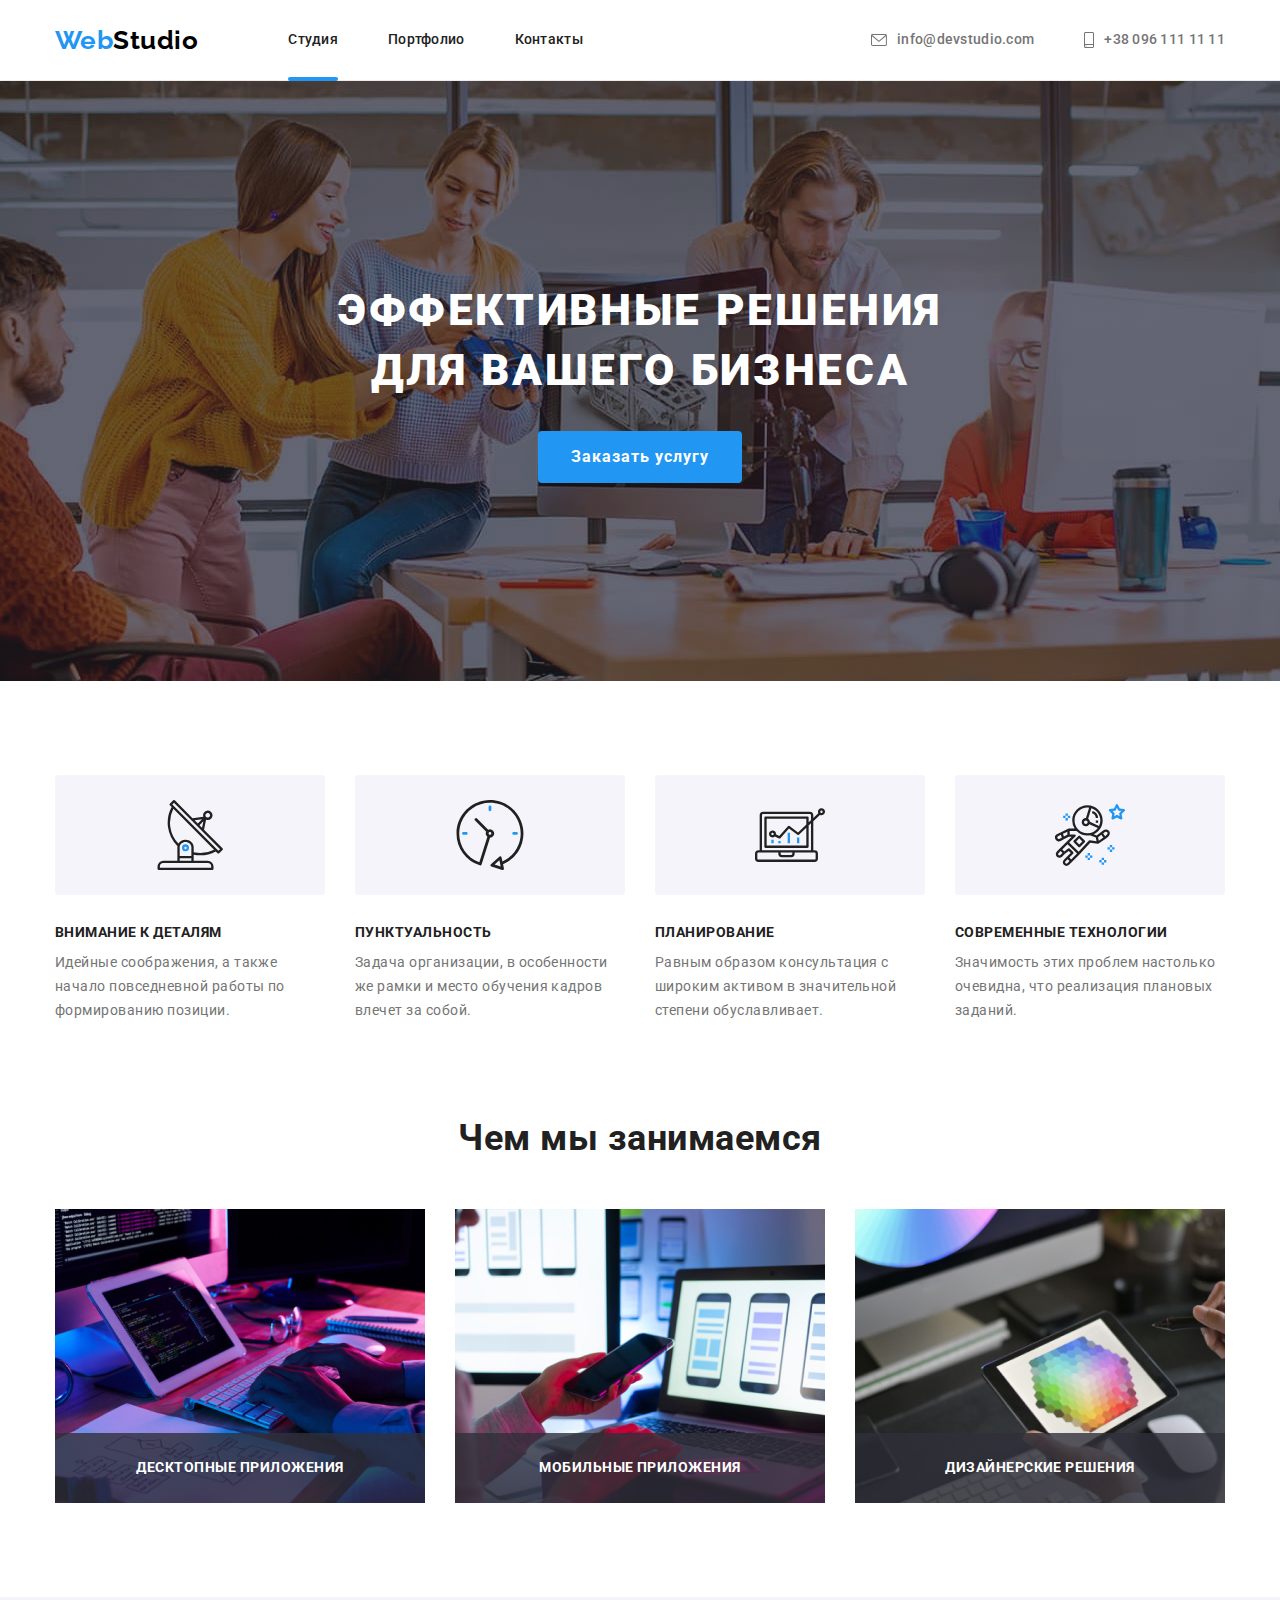
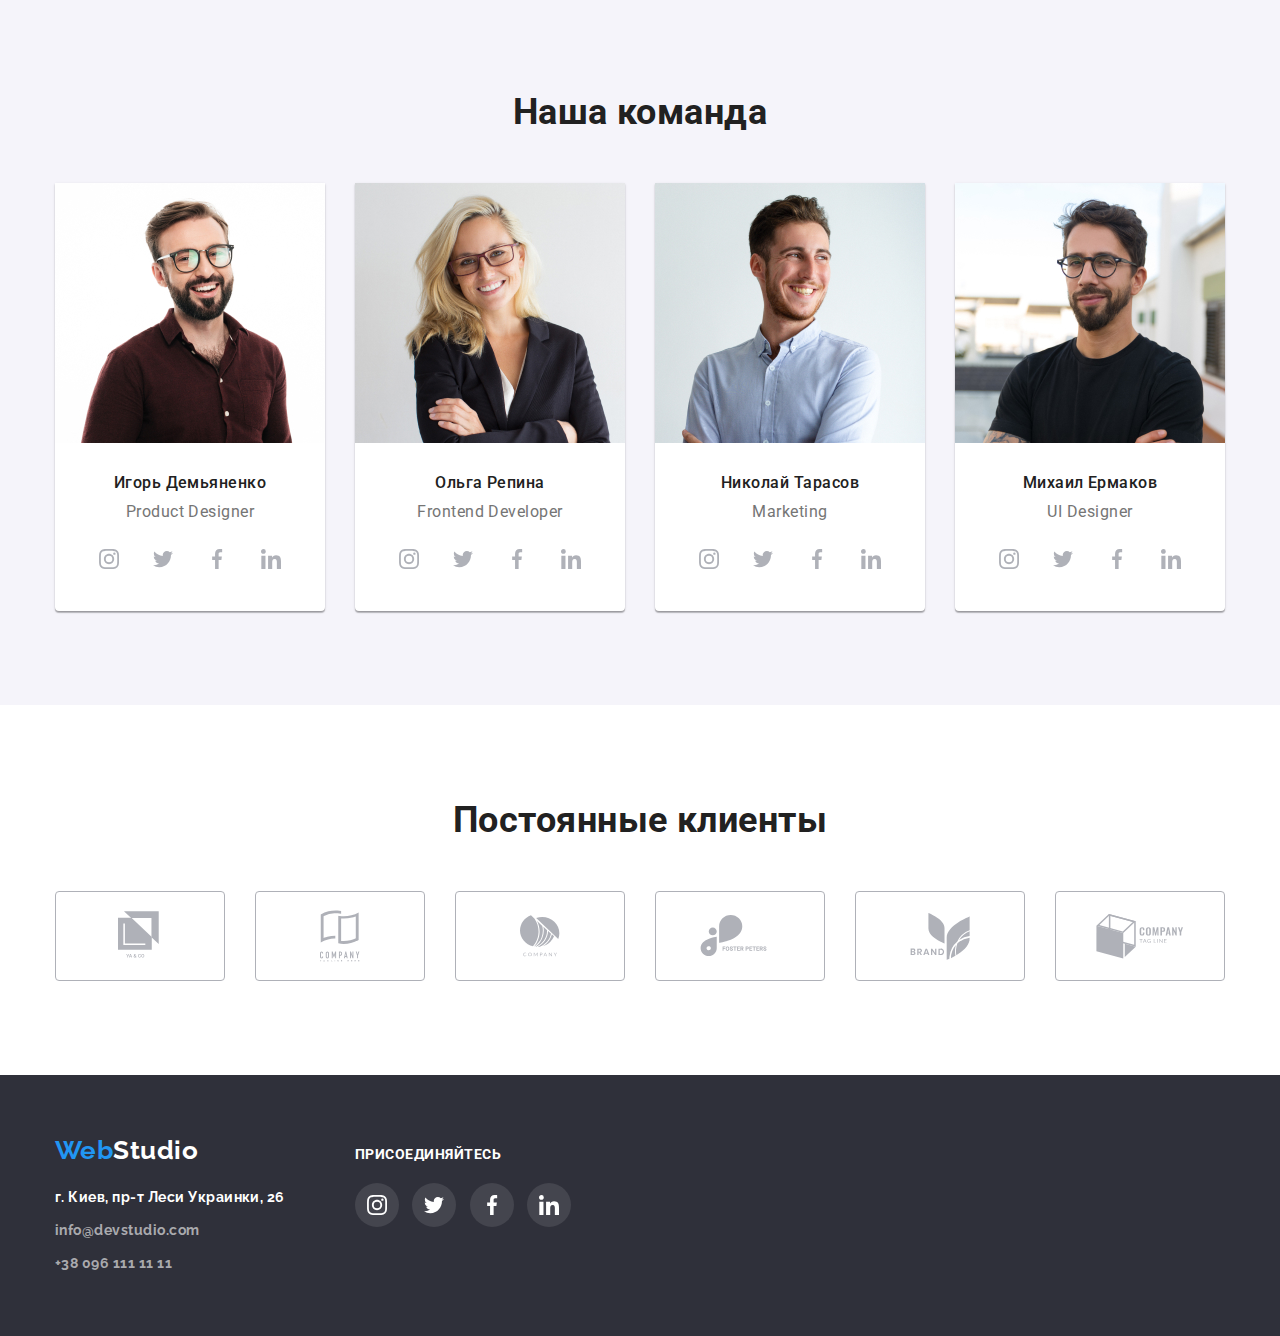
<file: index.html>
<!DOCTYPE html>
<html lang="ru">

<head>
    <meta charset="UTF-8">
    <meta name="viewport" content="width=device-width, initial-scale=1.0">
    <title>Веб студия</title>
    <link rel="stylesheet" href="https://cdnjs.cloudflare.com/ajax/libs/modern-normalize/1.0.0/modern-normalize.min.css" />
    <link rel="preconnect" href="https://fonts.gstatic.com">
    <link
        href="https://fonts.googleapis.com/css2?family=Oleo+Script&family=Raleway:wght@700&family=Roboto:wght@400;500;700;900&display=swap"
        rel="stylesheet">
    <link rel="stylesheet" href="./css/style.css" />
</head>

<body>
    <!--Header-->
    <header class="header">
       <div class="container main-nav">
        <a class="logo" href="./index.html"><span class="logo-blue">Web</span>Studio</a>
        <nav>
            <ul class="site-nav list">
                <li class="item"><a href="./index.html" class="link current">Студия</a></li>
                <li class="item"><a href="./portfolio.html" class="link">Портфолио</a></li>
                <li class="item"><a href="" class="link">Контакты</a></li>
            </ul>
        </nav>
        <ul class="auth-nav list">
            <li class="item">
                <a href="mailto:info@devstudio.com" class="link">
                    <svg class="icon envelope"> 
                        <use href="./image/sprite.svg#icon-envelope"></use>
                    </svg>
                    info@devstudio.com 
                </a>
            </li>
            <li class="item">
                <a href="tel:+380961111111" class="link">
                    <svg class="icon smartphone">
                        <use href="./image/sprite.svg#icon-smartphone"></use>
                    </svg>                    
                    +38 096 111 11 11
                </a>
            </li>
        </ul>
       </div>
    </header>
    <!--Hero-->
    <main>
        <section class="hero">
            <div class="title-box">
                <h1 class="hero-title">
                    Эффективные решения для вашего бизнеса
                </h1>
            </div>
                <button class="button" data-open-modal>Заказать услугу</button>
        </section>
        <!--Feauture-->
        <section class="section">
          <div class="container">
            <h2 class="section-title visually-hidden">Наши особености</h2>
            <ul class="list feautures">
                <li class="item">
                    <div class="icon-thumb">
                        <svg class="icon">
                            <use href="./image/sprite.svg#icon-radar"></use>
                        </svg>
                    </div>
                    <h3 class="title">Внимание к деталям</h3>
                    <p class="text">Идейные соображения, а также начало повседневной работы по формированию позиции.</p>
                </li>
                <li class="item">
                    <div class="icon-thumb">
                    <svg class="icon">
                        <use href="./image/sprite.svg#icon-clock"></use>
                    </svg>
                    </div>
                    <h3 class="title">Пунктуальность</h3>
                    <p class="text">Задача организации, в особенности же рамки и место обучения кадров влечет за собой.
                    </p>
                </li>
                <li class="item">
                    <div class="icon-thumb">
                        <svg class="icon">
                            <use href="./image/sprite.svg#icon-diagram"></use>
                        </svg>
                    </div>
                    <h3 class="title">Планирование</h3>
                    <p class="text">Равным образом консультация с широким активом в значительной степени обуславливает.
                    </p>
                </li>
                <li class="item">
                    <div class="icon-thumb">
                        <svg class="icon">
                            <use href="./image/sprite.svg#icon-astronaut"></use>
                        </svg>
                    </div>
                    <h3 class="title">Современные технологии</h3>
                    <p class="text">Значимость этих проблем настолько очевидна, что реализация плановых заданий.</p>
                </li>
            </ul>
           </div>
        </section>
        <!-- Description -->
        <section class="section description">
            <div class="container">
            <h2 class="section-title centred">Чем мы занимаемся</h2>
            <ul class="list">
                <li class="item">
                    <a href="./index.html" class="link">
                        <div class="description-thumb">
                            <img src="./image/img1.jpg" alt="Семантически верний вебдизайн" class="image-block"/>
                            <div class="description-actions">
                                <p>Десктопные приложения</p>
                            </div>
                        </div>
                    </a>
                </li>
                <li class="item">
                    <a href="./index.html" class="link">
                        <div class="description-thumb">
                            <img src="./image/img2.jpg" alt="Адаптивность на всех устройствах" class="image-block"/>
                            <div  class="description-actions">
                                <p>Мобильные приложения</p>
                            </div>
                        </div>
                    </a>
                </li>
                <li class="item">
                    <a href="./index.html" class="link">
                        <div class="description-thumb">
                            <img src="./image/img3.jpg" alt="Ідеальний цветовой подбор" class="image-block"/>
                            <div  class="description-actions">
                                <p>Дизайнерские решения</p>
                            </div>
                        </div>
                    </a>
                </li>
            </ul>
            </div>
        </section>
        <!--Our Team-->
        <section class="section our-team">
            <div class="container">
            <h2 class="section-title centred">Наша команда</h2>
            <ul class="list">
                <li class="item">
                 <div class="container-our-team">
                    <a href=""><img src="./image/avatar1.jpg" alt="Фотография Игоря Демьяненко" class="image-block"/></a>
                    <h3 class="title">Игорь Демьяненко</h3>
                    <p class="text">Product Designer</p>
                    <ul class="list social-list">
                        <li class="icon-item"> 
                            <a href="" class="icon-thumb">
                                <svg class="icon icon-social">
                                    <use href="./image/sprite.svg#icon-instagram1"></use>
                                </svg>
                            </a>
                        </li>
                        <li class="icon-item">
                            <a href="" class="icon-thumb">
                                <svg class="icon icon-social">
                                    <use href="./image/sprite.svg#icon-twitter1"></use>
                                </svg>
                            </a>
                        </li>
                        <li class="icon-item">
                            <a href="" class="icon-thumb">
                                <svg class="icon icon-social">
                                    <use href="./image/sprite.svg#icon-facebook1"></use>
                                </svg>
                            </a>
                        </li>
                        <li class="icon-item">
                            <a href="" class="icon-thumb">
                                <svg class="icon icon-social">
                                    <use href="./image/sprite.svg#icon-linkedin1"></use>
                            </svg>
                            </a>
                        </li>
                    </ul>
                 </div>
                </li>
                <li class="item">
                 <div class="container-our-team">
                    <a href=""><img src="./image/avatar2.jpg" alt="Фотография Ольги Репиной" class="image-block"/></a>
                    <h3 class="title">Ольга Репина</h3>
                    <p class="text">Frontend Developer</p>
                    <ul class="list social-list">
                        <li class="icon-item">
                            <a href="" class="icon-thumb">
                                <svg class="icon icon-social">
                                    <use href="./image/sprite.svg#icon-instagram1"></use>
                                </svg>
                            </a>
                        </li>
                        <li class="icon-item">
                            <a href="" class="icon-thumb">
                                <svg class="icon icon-social">
                                    <use href="./image/sprite.svg#icon-twitter1"></use>
                                </svg>
                            </a>
                        </li>
                        <li class="icon-item">
                            <a href="" class="icon-thumb">
                                <svg class="icon icon-social">
                                    <use href="./image/sprite.svg#icon-facebook1"></use>
                                </svg>
                            </a>
                        </li>
                        <li class="icon-item">
                            <a href="" class="icon-thumb">
                                <svg class="icon icon-social">
                                    <use href="./image/sprite.svg#icon-linkedin1"></use>
                                </svg>
                            </a>
                        </li>
                    </ul>
                 </div>
                </li>
                <li class="item">
                 <div class="container-our-team">
                    <a href=""><img src="./image/avatar3.jpg" alt="Фотография Николая Тарасова" class="image-block"/></a>
                    <h3 class="title">Николай Тарасов</h3>
                    <p class="text">Marketing</p>
                    <ul class="list social-list">
                        <li class="icon-item">
                            <a href="" class="icon-thumb">
                                <svg class="icon icon-social">
                                    <use href="./image/sprite.svg#icon-instagram1"></use>
                                </svg>
                            </a>
                        </li>
                        <li class="icon-item">
                            <a href="" class="icon-thumb">
                                <svg class="icon icon-social">
                                    <use href="./image/sprite.svg#icon-twitter1"></use>
                                </svg>
                            </a>
                        </li>
                        <li class="icon-item">
                            <a href="" class="icon-thumb">
                                <svg class="icon icon-social">
                                    <use href="./image/sprite.svg#icon-facebook1"></use>
                                </svg>
                            </a>
                        </li>
                        <li class="icon-item">
                            <a href="" class="icon-thumb">
                                <svg class="icon icon-social">
                                    <use href="./image/sprite.svg#icon-linkedin1"></use>
                                </svg>
                            </a>
                        </li>
                    </ul>
                 </div>
                </li>
                <li class="item">
                 <div class="container-our-team">
                    <a href=""><img src="./image/avatar4.jpg" alt="Фотография Михаила Ермакова" class="image-block"/></a>
                    <h3 class="title">Михаил Ермаков</h3>
                    <p class="text">UI Designer</p>
                    <ul class="list social-list">
                        <li class="icon-item">
                            <a href="" class="icon-thumb">
                                <svg class="icon icon-social">
                                    <use href="./image/sprite.svg#icon-instagram1"></use>
                                </svg>
                            </a>
                        </li>
                        <li class="icon-item">
                            <a href="" class="icon-thumb">
                                <svg class="icon icon-social">
                                    <use href="./image/sprite.svg#icon-twitter1"></use>
                                </svg>
                            </a>
                        </li>
                        <li class="icon-item">
                            <a href="" class="icon-thumb">
                                <svg class="icon icon-social">
                                    <use href="./image/sprite.svg#icon-facebook1"></use>
                                </svg>
                            </a>
                        </li>
                        <li class="icon-item">
                            <a href="" class="icon-thumb">
                                <svg class="icon icon-social">
                                    <use href="./image/sprite.svg#icon-linkedin1"></use>
                                </svg>
                            </a>
                        </li>
                    </ul>
                 </div>
                </li>
            </ul>
            </div>
        </section>
        <!--Regular customers-->
        <section class="section customers">
            <div class="container">
            <h2 class="section-title centred">Постоянные клиенты</h2>
            <ul class="list customers-list">
                <li class="icon-item">
                    <a href="" class="icon-thumb">
                        <svg class="icon" width="45" height="50">
                            <use href="./image/sprite.svg#icon-logo1"></use>
                        </svg>
                    </a>
                </li>
                <li class="icon-item">
                    <a href="" class="icon-thumb">
                        <svg class="icon"  width="40" height="52">
                            <use href="./image/sprite.svg#icon-logo2"></use>
                        </svg>
                    </a>
                </li>
                <li class="icon-item">
                    <a href="" class="icon-thumb">
                        <svg class="icon" width="40" height="42">
                            <use href="./image/sprite.svg#icon-logo3"></use>
                        </svg>
                    </a>
                </li>
                <li class="icon-item">
                    <a href="" class="icon-thumb">
                        <svg class="icon" width="80" height="42">
                            <use href="./image/sprite.svg#icon-logo4"></use>
                        </svg>
                    </a>
                </li>
                <li class="icon-item">
                    <a href="" class="icon-thumb">
                        <svg class="icon" width="60" height="47">
                            <use href="./image/sprite.svg#icon-logo5"></use>
                        </svg>
                    </a>
                </li>
                <li class="icon-item">
                    <a href="" class="icon-thumb">
                        <svg class="icon" width="90" height="45">
                            <use href="./image/sprite.svg#icon-logo6"></use>
                        </svg>
                    </a>
                </li>
            </ul>
            </div>
        </section>
    </main>
    <!--Footer-->
    <footer class="footer">
      <div class="container"> 
        <div>
            <a href="/index.html" class="logo"><span class="logo-blue">Web</span>Studio</a>
            <ul class="list">
                <li class="item">
                    <address class="footer-addres">г. Киев, пр-т Леси Украинки, 26</address>
                </li>
                <li class="item">
                    <a href="mailto:info@devstudio.com" class="link">info@devstudio.com</a>
                </li>
                <li class="item">
                    <a href="tel:+380961111111" class="link">+38 096 111 11 11</a>
                </li>
            </ul>
        </div>
        <div class="social-container">
            <p class="text">присоединяйтесь</p>
            <ul class="list social-list">
                <li class="icon-item">
                    <a href="" class="icon-thumb">
                        <svg class="icon icon-social">
                            <use href="./image/sprite.svg#icon-instagram1"></use>
                        </svg>
                    </a>
                </li>
                <li class="icon-item">
                    <a href="" class="icon-thumb">
                        <svg class="icon icon-social">
                            <use href="./image/sprite.svg#icon-twitter1"></use>
                        </svg>
                    </a>
                </li>
                <li class="icon-item">
                    <a href="" class="icon-thumb">
                        <svg class="icon icon-social">
                            <use href="./image/sprite.svg#icon-facebook1"></use>
                        </svg>
                    </a>
                </li>
                <li class="icon-item">
                    <a href="" class="icon-thumb">
                        <svg class="icon icon-social">
                            <use href="./image/sprite.svg#icon-linkedin1"></use>
                        </svg>
                    </a>
                </li>
            </ul>   
        </div>
      </div>
    </footer>
    <div class="backdrop is-hidden" data-backdrop>
        <div class="modal">
            <button class="close-button" data-close-modal>&#10006</button>
        </div>
    </div>
    <script src="./js/modal.js"></script>
</body>

</html>
</file>
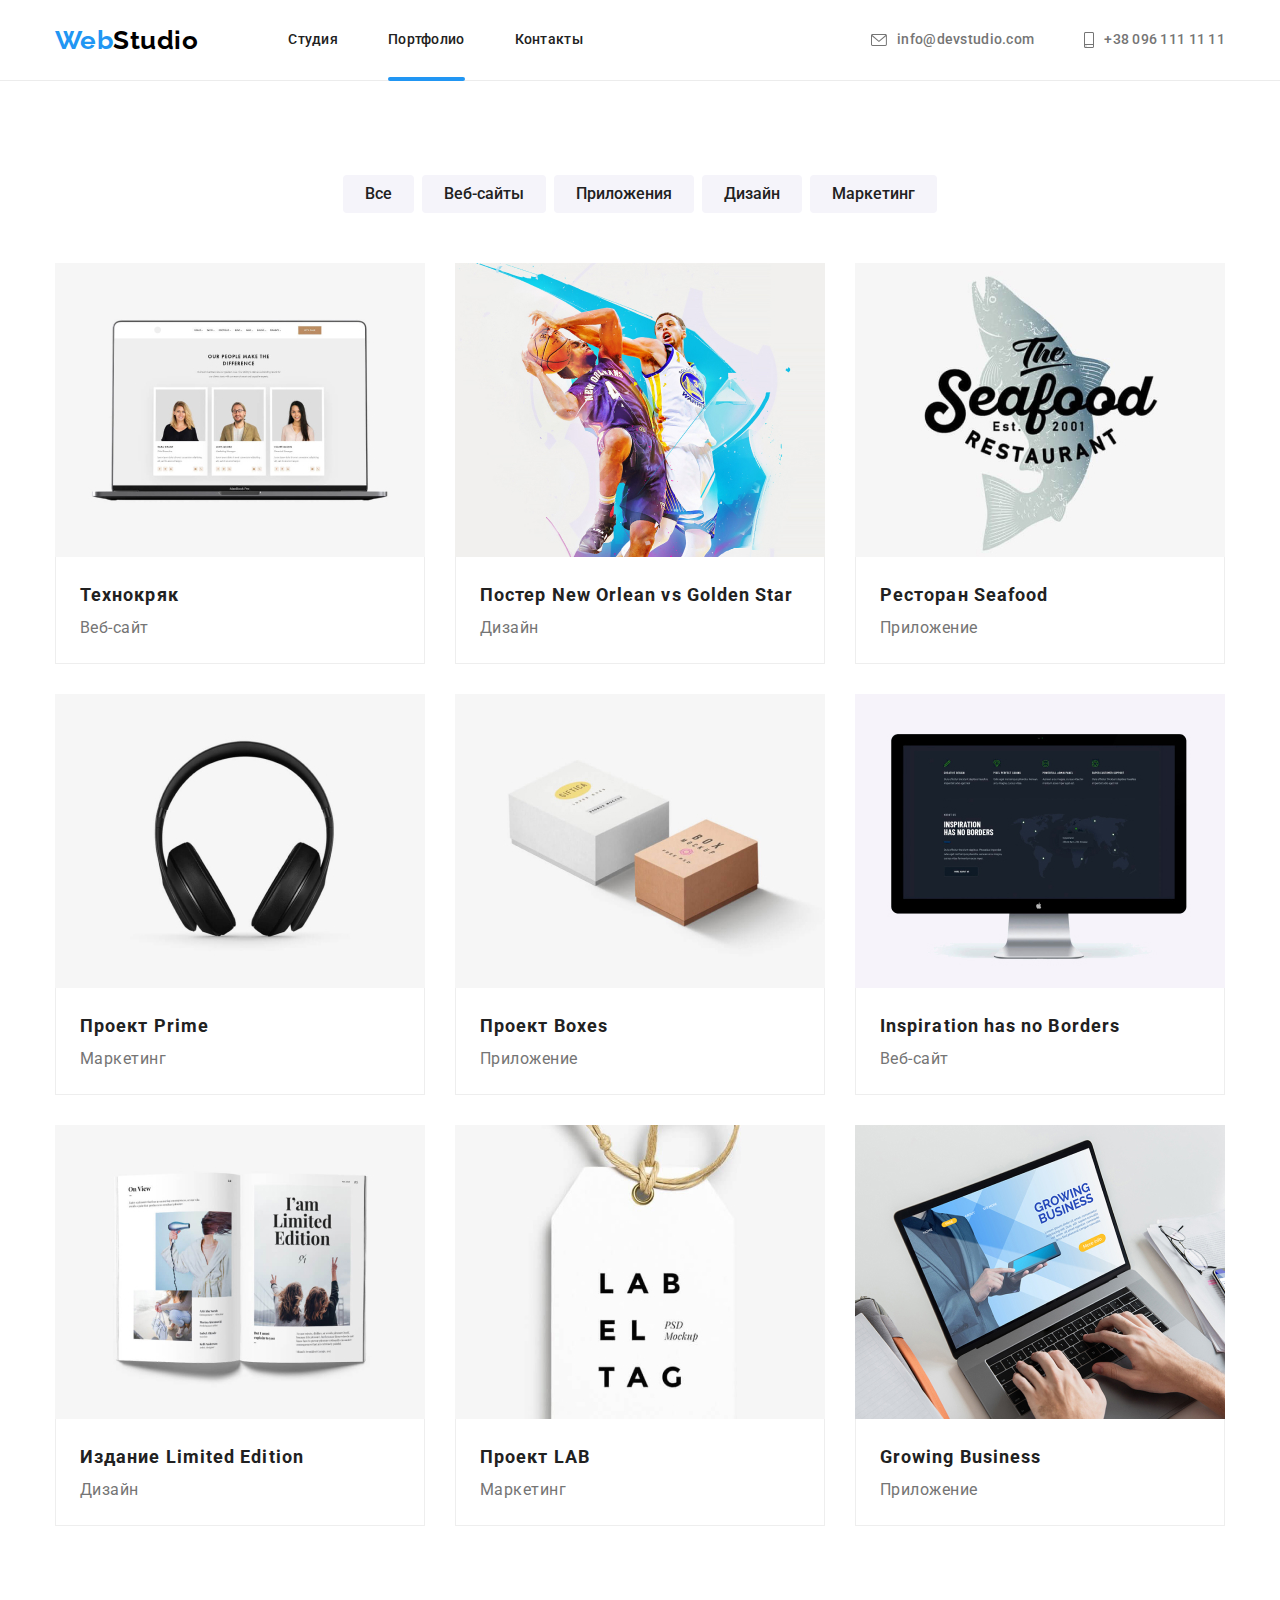
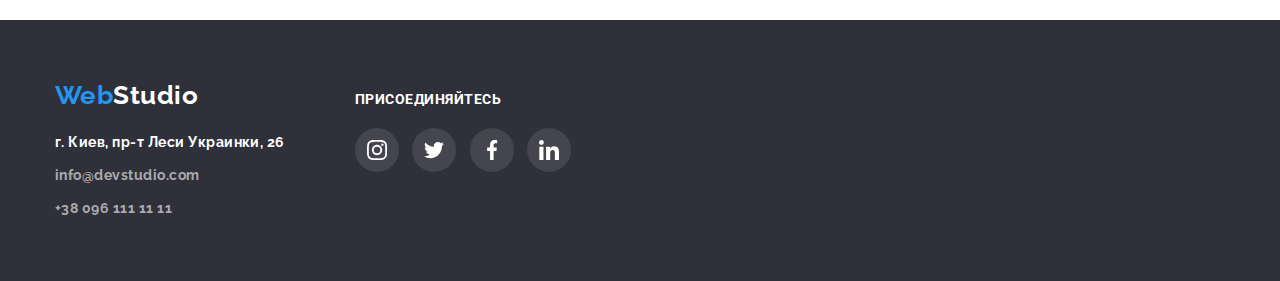
<file: portfolio.html>
<!DOCTYPE html>
<html lang="ru">

<head>
    <meta charset="UTF-8">
    <meta name="viewport" content="width=device-width, initial-scale=1.0">
    <title>Веб студия</title>
    <link rel="stylesheet"
        href="https://cdnjs.cloudflare.com/ajax/libs/modern-normalize/1.0.0/modern-normalize.min.css" />
    <link rel="preconnect" href="https://fonts.gstatic.com">
    <link
        href="https://fonts.googleapis.com/css2?family=Oleo+Script&family=Raleway:wght@700&family=Roboto:wght@400;500;700;900&display=swap"
        rel="stylesheet">
    <link rel="stylesheet" href="./css/style.css" />
</head>

<body>
    <!--Header-->
    <header class="header">
        <div class="container main-nav">
            <a class="logo" href="./index.html"><span class="logo-blue">Web</span>Studio</a>
            <nav>
                <ul class="site-nav list">
                    <li class="item"><a href="./index.html" class="link ">Студия</a></li>
                    <li class="item"><a href="./portfolio.html" class="link current">Портфолио</a></li>
                    <li class="item"><a href="" class="link">Контакты</a></li>
                </ul>
            </nav>
            <ul class="auth-nav list">
                <li class="item">
                    <a href="mailto:info@devstudio.com" class="link">
                        <svg class="icon envelope">
                            <use href="./image/sprite.svg#icon-envelope"></use>
                        </svg>
                        info@devstudio.com
                    </a>
                </li>
                <li class="item">
                    <a href="tel:+380961111111" class="link">
                        <svg class="icon smartphone">
                            <use href="./image/sprite.svg#icon-smartphone"></use>
                        </svg>
                        +38 096 111 11 11
                    </a>
                </li>
            </ul>
        </div>
    </header>
    <!--Portfolio-->
    <main>
        <section class="portfolio section">
            <div class="container">
            <h1 class="visually-hidden">Портфолио</h1>
            <ul class="list list-button">
                <li class="item"><button type="button" class="button">Все</button></li>
                <li class="item"><button type="button" class="button">Веб-сайты</button></li>
                <li class="item"><button type="button" class="button">Приложения</button></li>
                <li class="item"><button type="button" class="button">Дизайн</button></li>
                <li class="item"><button type="button" class="button">Маркетинг</button></li>
            </ul>
            <ul class="list list-image">
                <li class="item">
                    <a href="" class="link link-overlay">
                        <div class="card-overlay">
                            <img src="./image/portfolio1.jpg" alt="Фото ноутбука" class="image-block"/>
                                <div class="card-text-overlay">
                                    <p>Технокряк это современная площадка распространения коронавируса. Компании используют эту платформу для цифрового
                                    шпионажа и атак на защищённые сервера конкурентов.</p>
                                </div>
                        </div>
                        <div class="card-content">
                          <h2 class="title">Технокряк</h2>
                          <p class="text">Веб-сайт</p>
                        </div>
                    </a>
                </li>
                <li class="item">
                    <a href="" class="link link-overlay">
                        <div class="card-overlay">
                            <img src="./image/portfolio2.jpg" alt="Постер с баскетболистами" class="image-block"/>
                            <div class="card-text-overlay">
                                    <p>Технокряк это современная площадка распространения коронавируса. Компании используют эту платформу для цифрового
                                    шпионажа и атак на защищённые сервера конкурентов.</p>
                                </div>
                        </div>
                        <div class="card-content">
                            <h2 class="title">Постер New Orlean vs Golden Star</h2>
                            <p class="text">Дизайн</p>  
                        </div>
                     </a>
                </li>
                <li class="item">
                    <a href="" class="link link-overlay">
                        <div class="card-overlay">
                            <img src="./image/portfolio3.jpg" alt="Логотип рибного ресторана" class="image-block"/>
                            <div class="card-text-overlay">
                                    <p>Технокряк это современная площадка распространения коронавируса. Компании используют эту платформу для цифрового
                                    шпионажа и атак на защищённые сервера конкурентов.</p>
                                </div>
                        </div>
                        <div class="card-content">
                            <h2 class="title">Ресторан Seafood</h2>
                            <p class="text">Приложение</p>
                        </div>
                    </a>
                </li>
                <li class="item">
                    <a href="" class="link link-overlay">
                        <div class="card-overlay">
                            <img src="./image/portfolio4.jpg" alt="Фото наушников" class="image-block"/>
                            <div class="card-text-overlay">
                                    <p>Технокряк это современная площадка распространения коронавируса. Компании используют эту платформу для цифрового
                                    шпионажа и атак на защищённые сервера конкурентов.</p>
                                </div>
                        </div>
                        <div class="card-content">
                            <h2 class="title">Проект Prime</h2>
                            <p class="text">Маркетинг</p>
                        </div>
                    </a>
                </li>
                <li class="item">
                    <a href="" class="link link-overlay">
                        <div class="card-overlay">
                            <img src="./image/portfolio5.jpg" alt="Фото дизайна коробок" class="image-block"/>
                            <div class="card-text-overlay">
                                    <p>Технокряк это современная площадка распространения коронавируса. Компании используют эту платформу для цифрового
                                    шпионажа и атак на защищённые сервера конкурентов.</p>
                                </div>
                        </div>
                        <div class="card-content">
                            <h2 class="title">Проект Boxes</h2>
                            <p class="text">Приложение</p>
                        </div>
                    </a>
                </li>
                <li class="item">
                    <a href="" class="link link-overlay">
                        <div class="card-overlay">
                            <img src="./image/portfolio6.jpg" alt="Екран компютера с примером дизайна" class="image-block"/>
                            <div class="card-text-overlay">
                                    <p>Технокряк это современная площадка распространения коронавируса. Компании используют эту платформу для цифрового
                                    шпионажа и атак на защищённые сервера конкурентов.</p>
                                </div>
                        </div>
                        <div class="card-content">
                            <h2 class="title">Inspiration has no Borders</h2>
                            <p class="text">Веб-сайт</p>
                        </div>
                    </a>
                </li>
                <li class="item">
                    <a href="" class="link link-overlay">
                        <div class="card-overlay">
                            <img src="./image/portfolio7.jpg" alt="Дизайн журнала" class="image-block"/>
                            <div class="card-text-overlay">
                                    <p>Технокряк это современная площадка распространения коронавируса. Компании используют эту платформу для цифрового
                                    шпионажа и атак на защищённые сервера конкурентов.</p>
                                </div>
                        </div>
                        <div class="card-content">
                            <h2 class="title">Издание Limited Edition</h2>
                            <p class="text">Дизайн</p>  
                        </div>
                    </a>
                </li>
                <li class="item">
                    <a href="" class="link link-overlay">
                        <div class="card-overlay">
                            <img src="./image/portfolio8.jpg" alt="Дизайн етикетки" class="image-block"/>
                            <div class="card-text-overlay">
                                    <p>Технокряк это современная площадка распространения коронавируса. Компании используют эту платформу для цифрового
                                    шпионажа и атак на защищённые сервера конкурентов.</p>
                                </div>
                        </div>
                        <div class="card-content">
                            <h2 class="title">Проект LAB</h2>
                            <p class="text">Маркетинг</p>
                        </div>
                    </a>
                </li>
                <li class="item">
                    <a href="" class="link link-overlay">
                        <div class="card-overlay">
                            <img  src="./image/portfolio9.jpg" alt="Работающий на ноутбуке" class="image-block"/>
                            <div class="card-text-overlay">
                                    <p>Технокряк это современная площадка распространения коронавируса. Компании используют эту платформу для цифрового
                                    шпионажа и атак на защищённые сервера конкурентов.</p>
                                </div>
                        </div>
                        <div class="card-content">
                            <h2 class="title">Growing Business</h2>
                            <p class="text">Приложение</p>
                        </div>
                    </a>
                </li>
            </ul>
            </div>
        </section>
    </main>
    <!--Footer-->
        <footer class="footer">
            <div class="container">
                <div>
                    <a href="/index.html" class="logo"><span class="logo-blue">Web</span>Studio</a>
                    <ul class="list">
                        <li class="item">
                            <address class="footer-addres">г. Киев, пр-т Леси Украинки, 26</address>
                        </li>
                        <li class="item"><a href="mailto:info@devstudio.com" class="link">info@devstudio.com</a></li>
                        <li class="item"><a href="tel:+380961111111" class="link">+38 096 111 11 11</a></li>
                    </ul>
                </div>
                <div class="social-container">
                    <p class="text">присоединяйтесь</p>
                    <ul class="list social-list">
                        <li class="icon-item">
                            <a href="" class="icon-thumb">
                                <svg class="icon icon-social">
                                    <use href="./image/sprite.svg#icon-instagram1"></use>
                                </svg>
                            </a>
                        </li>
                        <li class="icon-item">
                            <a href="" class="icon-thumb">
                                <svg class="icon icon-social">
                                    <use href="./image/sprite.svg#icon-twitter1"></use>
                                </svg>
                            </a>
                        </li>
                        <li class="icon-item">
                            <a href="" class="icon-thumb">
                                <svg class="icon icon-social">
                                    <use href="./image/sprite.svg#icon-facebook1"></use>
                                </svg>
                            </a>
                        </li>
                        <li class="icon-item">
                            <a href="" class="icon-thumb">
                                <svg class="icon icon-social">
                                    <use href="./image/sprite.svg#icon-linkedin1"></use>
                                </svg>
                            </a>
                        </li>
                    </ul>
                </div>
            </div>
        </footer>

</body>
</html>
</file>
<file: css/style.css>
:root {
  --primary-text-color: #212121;
  --title-text-color: #757575;
  --accent-color: #2196f3;
  --white-text-color: #ffffff;
  --footer-transparent-color: rgba(255, 255, 255, 0.6);
  --social-link-color: #afb1b8;

  --bg-color: #e5e5e5;
  --bg-color-secondary: #f5f4fa;
  --bg-color-white: #ffffff;
  --logo-text-black: #000000;
  --bg-hero-footer: #2f303a;
  --bg-footer-icon: rgba(255, 255, 255, 0.1);
  --bg-hero: #c4c4c4;

  --bg-backdrop: rgba(0, 0, 0, 0.2);

  --border-color: #eeeeee;

  --cubic-bezier: cubic-bezier(0.4, 0, 0.2, 1);
  --bg-accent-overlay: rgba(33, 150, 243, 0.9);
}

/* color of main text #757575 */
/* color of secondary #212121 */
/* accent #2196F3 */
/* white text #FFFFFF */
/* bg main color  #FFFFFF */
/* bg secondary color #E5E5E5 */
/* bg third color #F5F4FA  */
/* bg footer color #2F303A  */
/* logo color black #000000 */
/* footer and hero color #2F303A */

body {
  /* background-color: var(--bg-color); */
  color: var(--title-text-color);
  font-family: Roboto, sans-serif;
  letter-spacing: 0.03em;
}

*:focus {
  outline: none;
}

.list {
  list-style: none;

  padding: 0;
  margin: 0;
}

.link,
.logo,
.icon-thumb {
  text-decoration: none;
}

.container {
  width: 1200px;
  padding-left: 15px;
  padding-right: 15px;
  /* outline: 1px solid teal; */
  margin-left: auto;
  margin-right: auto;
}

.visually-hidden {
  position: absolute;
  clip: rect(0 0 0 0);
  width: 1px;
  height: 1px;
  margin: -1px;
}

.icon {
  fill: currentColor;
}

.icon-social {
  width: 20px;
  height: 20px;
}

/* logo */
.header .logo {
  margin-right: 90px;

  color: var(--logo-text-black);

  font-family: Raleway, cursive;
  font-weight: 700;
  font-size: 26px;
  line-height: 1.19;
}

.logo-blue {
  color: var(--accent-color);
}

/* navigation */
.header {
  background-color: var(--bg-color-white);

  border-bottom: 1px solid #ececec;
}

/* .header-border {
  border-bottom: 1px solid var(--bg-color);
} */

.main-nav {
  display: flex;
  align-items: center;
}

.site-nav {
  display: flex;
}

.site-nav .item:not(:first-child) {
  margin-left: 50px;
}

.site-nav .link {
  display: block;
  padding-top: 32px;
  padding-bottom: 32px;

  color: var(--primary-text-color);

  font-weight: 500;
  font-size: 14px;
  line-height: 1.14;
  letter-spacing: 0.02em;

  transition-property: color;
  transition-duration: 250ms;
  transition-timing-function: var(--cubic-bezier);
}

.site-nav .link:hover,
.site-nav .link:focus {
  color: var(--accent-color);
}

.current {
  position: relative;
}

.current::after {
  position: absolute;
  bottom: -1px;

  background: var(--accent-color);
  content: "";

  display: block;
  width: 100%;
  height: 4px;
  border-radius: 2px;
}

.auth-nav {
  display: flex;
  margin-left: auto;
}

.auth-nav .item:not(:first-child) {
  margin-left: 50px;
}

.auth-nav .link {
  display: flex;
  align-items: center;
}

.auth-nav .link {
  color: var(--title-text-color);

  font-weight: 500;
  font-size: 14px;
  line-height: 1.14;
  letter-spacing: 0.02em;
  text-decoration: none;

  transition-property: color;
  transition-duration: 250ms;
  transition-timing-function: var(--cubic-bezier);
}

.auth-nav .link:hover,
.auth-nav .link:focus {
  color: var(--accent-color);
}

.auth-nav .icon {
  margin-right: 10px;
}

.envelope {
  width: 16px;
  height: 12px;
}

.smartphone {
  width: 10px;
  height: 16px;
}

/* hero  */
.hero {
  max-width: 1600px;
  height: 600px;

  background-position: center;
  background-color: var(--bg-hero);
  background-image: linear-gradient(
      rgba(47, 48, 58, 0.4),
      rgba(47, 48, 58, 0.4)
    ),
    url(../image/hero.jpg);

  text-align: center;
  padding-top: 200px;
  margin: 0 auto;
}

.hero .title-box {
  width: 696px;
  margin: 0 auto;
}

.hero-title {
  margin-top: 0;
  margin-bottom: 30px;

  color: var(--white-text-color);

  font-weight: 900;
  font-size: 44px;
  line-height: 1.36;
  text-transform: uppercase;
  letter-spacing: 0.06em;
}
.hero .button {
  border-radius: 4px;
  padding: 10px 32px;
  border: 1px solid transparent;

  background-color: var(--accent-color);
  color: var(--white-text-color);

  font-weight: 700;
  font-size: 16px;
  line-height: 1.87;
  letter-spacing: 0.06em;

  outline: 0;

  transition-property: color, background-color, border, box-shadow;
  transition-duration: 250ms;
  transition-timing-function: var(--cubic-bezier);
}

.hero .button:hover,
.hero .button:focus {
  background-color: var(--bg-color-white);
  color: var(--accent-color);

  border: 1px solid var(--accent-color);
  box-shadow: 0px 3px 1px rgba(0, 0, 0, 0.1), 0px 1px 2px rgba(0, 0, 0, 0.08),
    0px 2px 2px rgba(0, 0, 0, 0.12) inset;
}

/* section */
.section-title {
  margin-top: 0;
  margin-bottom: 50px;

  color: var(--primary-text-color);

  font-weight: 700;
  font-size: 36px;
  line-height: 1.17;
  text-align: center;
}
.section {
  padding-top: 94px;
  padding-bottom: 94px;

  background-color: var(--bg-color-white);
}

.section-title.centred {
  text-align: center;
}

/* feautures  */
.feautures .icon-thumb {
  display: inline-flex;
  justify-content: center;
  align-items: center;
  margin-bottom: 30px;

  background-color: var(--bg-color-secondary);

  width: 270px;
  height: 120px;
  border-radius: 4px;
}

.feautures .icon {
  width: 70px;
  height: 70px;
  fill: currentColor;
}

.feautures {
  display: flex;
}

.feautures .item + .item {
  margin-left: 30px;
}

.feautures .title {
  margin-top: 0;
  margin-bottom: 10px;

  color: var(--primary-text-color);

  font-weight: 700;
  font-size: 14px;
  line-height: 1.14;
  text-transform: uppercase;
}

.feautures .text {
  margin-top: 0;
  margin-bottom: 0;

  font-size: 14px;
  line-height: 1.71;
}
/* description */
.section.description {
  padding-top: 0;
  padding-bottom: 94px;
}

.description .list {
  display: flex;
}

.description .item:not(:first-child) {
  margin-left: 30px;
}

.description img {
  width: 100%;
}

.description-thumb {
  position: relative;
  display: block;
}

.description-actions {
  position: absolute;
  left: 0;
  bottom: 0;
  /* padding-top: 27px;
  padding-bottom: 27px; */

  background-color: rgba(47, 48, 58, 0.8);
  color: var(--white-text-color);

  display: flex;
  justify-content: center;
  align-items: center;

  width: 100%;
  height: 70px;
}

.description-actions > p {
  margin-top: 0;
  margin-bottom: 0;

  font-weight: 700;
  font-size: 14px;
  line-height: 1.14;
  text-transform: uppercase;
  /* text-align: center; */
}

/* our team */
.our-team {
  background-color: var(--bg-color-secondary);
  line-height: 1.19;
}

.our-team .list {
  display: flex;
}

.our-team .item:not(:first-child) {
  margin-left: 30px;
}

.container-our-team {
  padding-top: 0;
  padding-bottom: 30px;

  background-color: var(--bg-color-white);

  min-width: 270px;
  box-shadow: 0px 1px 3px rgba(0, 0, 0, 0.12), 0px 1px 1px rgba(0, 0, 0, 0.14),
    0px 2px 1px rgba(0, 0, 0, 0.2);
  border-radius: 0px 0px 4px 4px;
  text-align: center;
}

.our-team .title {
  margin-top: 30px;
  margin-bottom: 10px;

  color: var(--primary-text-color);

  font-weight: 500;
  font-size: 16px;
}

.our-team .text {
  margin-top: 0;
  margin-bottom: 16px;

  font-size: 16px;
}

.our-team .social-list {
  display: inline-flex;

  margin-right: 32px;
  margin-left: 32px;
}

.social-list > .icon-item {
  display: inline-flex;

  width: 44px;
  height: 44px;
}

.social-list .icon-item:not(:first-child) {
  margin-left: 10px;
}

.our-team .icon-thumb {
  display: inline-flex;
  justify-content: center;
  align-items: center;

  color: var(--social-link-color);

  margin: 0 auto;
  width: 100%;
  height: 100%;
  border-radius: 50%;

  transition-property: color, background-color;
  transition-duration: 250ms;
  transition-timing-function: var(--cubic-bezier);
}

.our-team .icon-thumb:hover,
.our-team .icon-thumb:focus {
  background-color: var(--accent-color);
  color: var(--white-text-color);
}

/* regular customers */
.customers-list {
  display: flex;
  justify-content: space-between;
}

.customers .icon-item {
  display: flex;

  width: 170px;
  height: 90px;
}

.customers .icon-thumb {
  display: flex;
  justify-content: center;
  align-items: center;

  color: var(--social-link-color);

  width: 100%;
  height: 100%;
  border: 1px solid var(--social-link-color);
  border-radius: 4px;

  transition-property: color, border;
  transition-duration: 250ms;
  transition-timing-function: var(--cubic-bezier);
}

.customers .icon-thumb:hover,
.customers .icon-thumb:focus {
  color: var(--accent-color);
  border: 1px solid var(--accent-color);
}

/* footer */
.footer {
  background-color: var(--bg-hero-footer);
}

.footer > .container {
  display: flex;
  padding-top: 60px;
  padding-bottom: 60px;
  align-items: baseline;
}
.footer,
.footer .logo {
  color: var(--white-text-color);

  font-family: Raleway;
  font-weight: 700;
  font-size: 26px;
  line-height: 1.19;
}

.footer .logo {
  display: inline-block;
  margin-bottom: 20px;
}

.footer .link {
  color: var(--footer-transparent-color);

  transition-property: color;
  transition-duration: 250ms;
  transition-timing-function: var(--cubic-bezier);
}

.footer .link:hover,
.footer .link:focus {
  color: var(--accent-color);
}

.footer .list {
  font-size: 14px;
  line-height: 1.71;
}

.footer .item:not(:last-child) {
  margin-bottom: 9px;
}
.footer-addres {
  font-style: normal;
}

.footer .text {
  margin-top: 0;
  margin-bottom: 20px;

  font-family: Roboto;
  font-weight: 700;
  font-size: 14px;
  line-height: 1.14;
  text-transform: uppercase;
}

.social-container {
  margin-left: 70px;
}

.footer .icon-thumb {
  display: inline-flex;
  justify-content: center;
  align-items: center;

  color: var(--white-text-color);
  background-color: var(--bg-footer-icon);

  margin: 0 auto;
  width: 100%;
  height: 100%;
  border-radius: 50%;

  transition-property: background-color;
  transition-duration: 250ms;
  transition-timing-function: var(--cubic-bezier);
}

.footer .icon-thumb:hover,
.footer .icon-thumb:focus {
  background-color: var(--accent-color);
}

/* Backdrop */
.backdrop {
  position: fixed;
  top: 0;
  bottom: 0;
  left: 0;
  right: 0;

  background-color: var(--bg-backdrop);

  transition-property: opacity;
  transition-duration: 250ms;
  transition-timing-function: var(--cubic-bezier);
}

.backdrop.is-hidden {
  opacity: 0;
  pointer-events: none;
}

.modal {
  position: absolute;
  top: 50%;
  left: 50%;
  transform: translate(-50%, -50%);

  min-width: 530px;
  min-height: 580px;

  background-color: var(--bg-color-white);
  box-shadow: 0px 1px 3px rgba(0, 0, 0, 0.12), 0px 1px 1px rgba(0, 0, 0, 0.14),
    0px 2px 1px rgba(0, 0, 0, 0.2);
  border-radius: 4px;
}

.close-button {
  position: absolute;
  top: 8px;
  right: 8px;

  background: #ffffff;

  width: 30px;
  height: 30px;
  border-radius: 50%;
  border: 1px solid rgba(0, 0, 0, 0.1);
  outline: 0;
}

/* portfolio */
.portfolio {
  background-color: var(--bg-color-white);
}

.portfolio .list-button {
  display: flex;
  justify-content: center;
}

.list-button .item:not(:first-child) {
  margin-left: 8px;
}

.list-button .item {
  margin-bottom: 50px;
}

.portfolio .button {
  padding: 6px 22px;
  border-radius: 4px;
  border: 0 solid transparent;

  color: var(--primary-text-color);
  background: #f5f4fa;

  font-weight: 500;
  font-size: 16px;
  line-height: 1.62;
  outline: none;

  transition-property: color, background-color, box-shadow;
  transition-duration: 250ms;
  transition-timing-function: var(--cubic-bezier);
}

.button:hover,
.button:focus {
  color: var(--white-text-color);
  background-color: var(--accent-color);
  border: 0 solid transparent;
  box-shadow: 0px 3px 1px rgba(0, 0, 0, 0.1), 0px 1px 2px rgba(0, 0, 0, 0.08),
    0px 2px 2px rgba(0, 0, 0, 0.12);
}

.list-image {
  display: flex;
  flex-wrap: wrap;
}
.list-image .link {
  display: block;

  transition-property: box-shadow;
  transition-duration: 250ms;
  transition-timing-function: var(--cubic-bezier);
}

.list-image .link:hover,
.list-image .link:focus {
  box-shadow: 0px 1px 1px rgba(0, 0, 0, 0.12), 0px 4px 4px rgba(0, 0, 0, 0.06),
    1px 4px 6px rgba(0, 0, 0, 0.16);
}

.list-image .item {
  width: calc((100% - 60px) / 3);
}

.list-image .item:not(:nth-child(3n + 1)) {
  margin-left: 30px;
}

.list-image .item:not(:nth-last-child(-n + 3)) {
  margin-bottom: 30px;
}

.image-block {
  display: block;
}

.card-content {
  margin-top: 0;
  max-width: 370px;
  flex-basis: 100%;

  border-color: var(--border-color);
  border-style: solid;

  border-top-width: 0;
  border-right-width: 1px;
  border-bottom-width: 1px;
  border-left-width: 1px;
  padding-top: 20px;
  padding-bottom: 20px;
  padding-left: 24px;
  padding-right: 24px;
  max-width: 370px;
}

.card-overlay {
  position: relative;
  overflow: hidden;
}

.card-overlay::after {
  position: absolute;
  display: inline-block;
  width: 100%;
  height: 100%;

  background-color: var(--bg-accent-overlay);
  content: "";

  transition-property: transform;
  transition-duration: 250ms;
  transition-timing-function: var(--cubic-bezier);
}

.link-overlay:hover .card-overlay::after,
.link-overlay:focus .card-overlay::after {
  transform: translateY(-100%);
  z-index: 1;
}

.link-overlay:hover .card-text-overlay,
.link-overlay:focus .card-text-overlay {
  transform: translate(-50%, -50%);
  z-index: 2;
}

.card-text-overlay {
  position: absolute;
  top: 50%;
  left: 50%;
  transform: translate(-50%, 100%);

  width: 322px;
  height: 168px;

  transition-property: transform;
  transition-duration: 250ms;
  transition-timing-function: var(--cubic-bezier);
}

.card-text-overlay > p {
  margin-top: 0;
  margin-bottom: 0;

  color: var(--white-text-color);

  font-weight: 400;
  font-size: 18px;
  line-height: 1.56;
}

.portfolio .title,
.portfolio .text {
  margin-top: 0;
  margin-bottom: 0;

  transition-property: color;
  transition-duration: 250ms;
  transition-timing-function: var(--cubic-bezier);
}

.portfolio .title {
  color: var(--primary-text-color);

  font-weight: 700;
  font-size: 18px;
  line-height: 2;
  letter-spacing: 0.06em;
}

.portfolio .text {
  color: var(--title-text-color);

  font-weight: 400;
  font-size: 16px;
  line-height: 1.88;
}

.portfolio .title:hover,
.portfolio .title:focus,
.portfolio .text:hover,
.portfolio .text:focus {
  color: var(--accent-color);
}
</file>
